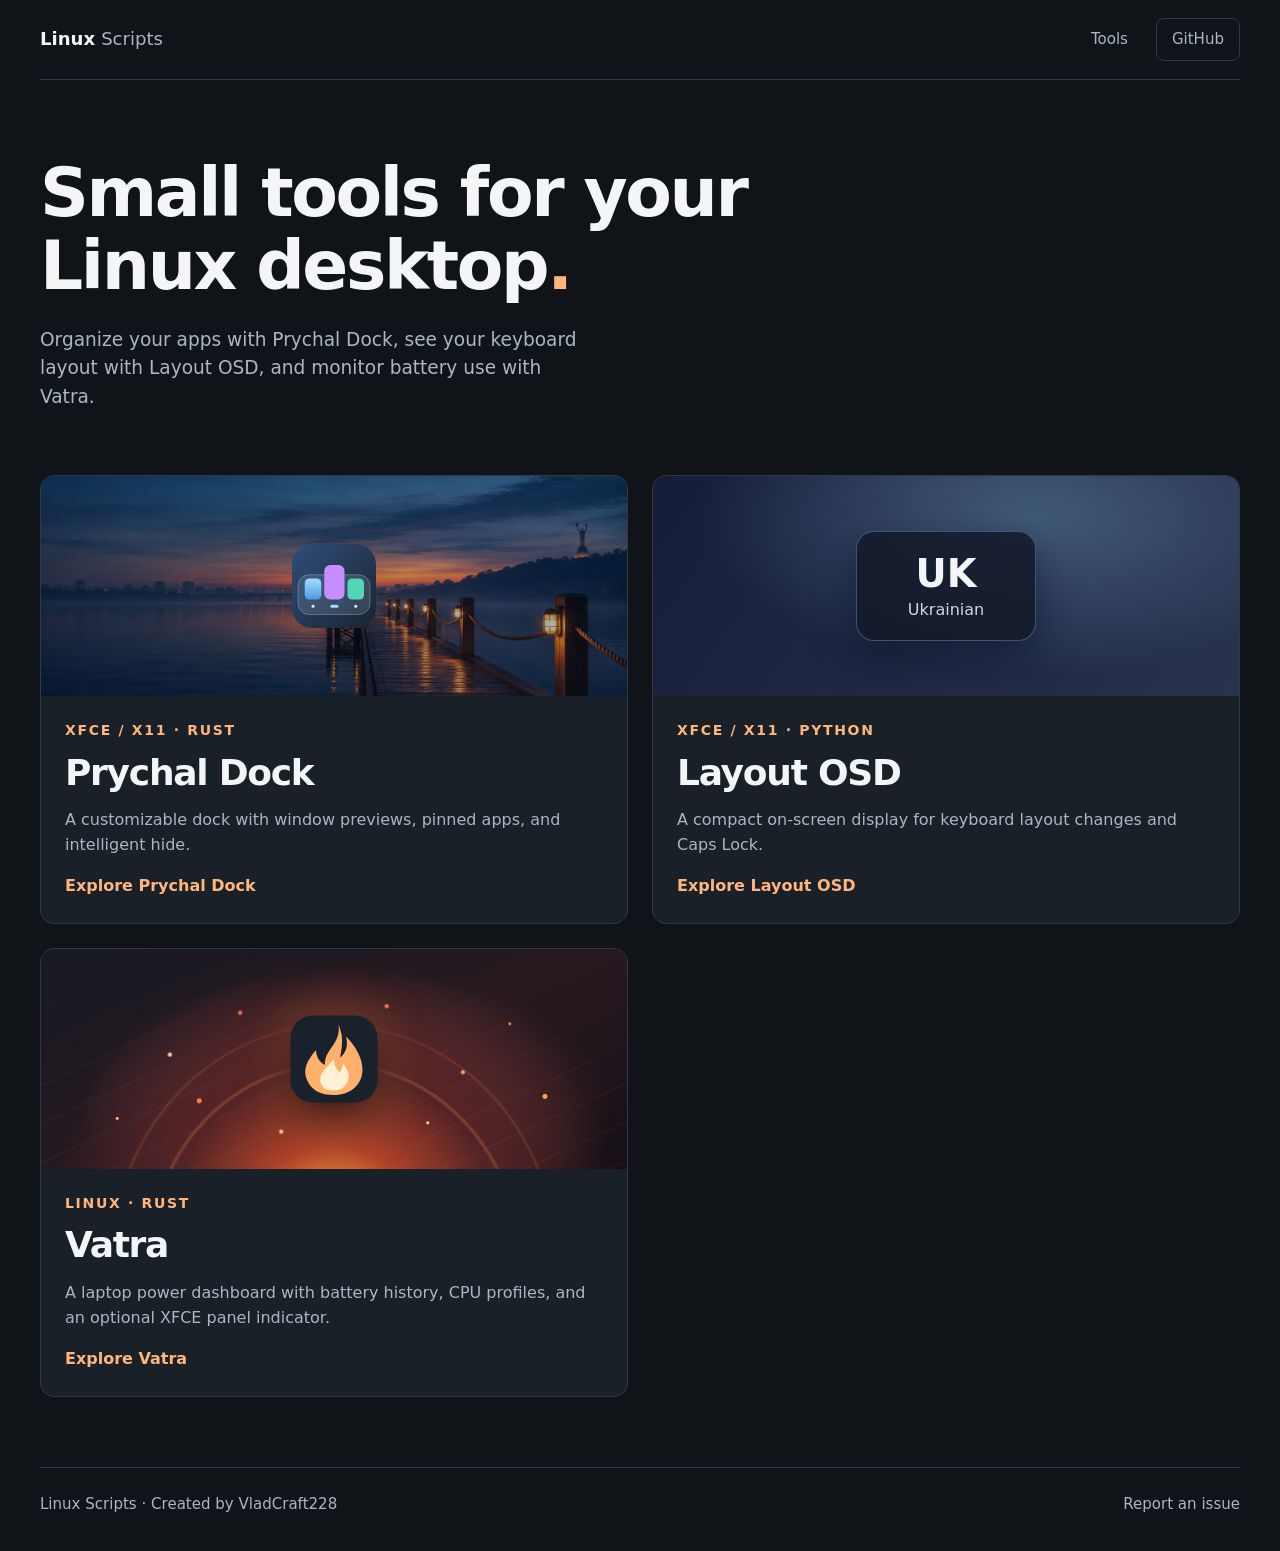
<file: docs/index.html>
<!doctype html>
<html lang="en">
<head>
  <meta charset="utf-8">
  <meta name="viewport" content="width=device-width,initial-scale=1">
  <meta name="description" content="Lightweight Linux desktop tools: Prychal Dock, Layout OSD, and the Vatra power dashboard.">
  <title>Linux Scripts — Desktop utilities for Linux</title>
  <link rel="stylesheet" href="prychal-dock/style.css">
  <link rel="stylesheet" href="catalog.css">
</head>
<body>
  <header class="wrap mast">
    <a class="brand" href="./">Linux<span>Scripts</span></a>
    <nav aria-label="Main"><a href="#tools">Tools</a><a class="git" href="https://github.com/VladCraft228/linux-scripts">GitHub</a></nav>
  </header>
  <main class="wrap">
    <section class="catalog-intro">
      <h1>Small tools for your<br> Linux desktop<span>.</span></h1>
      <p class="lede">Organize your apps with Prychal Dock, see your keyboard layout with Layout OSD, and monitor battery use with Vatra.</p>
    </section>
    <section class="catalog" id="tools" aria-label="Available tools">
      <a class="product" href="prychal-dock/">
        <div class="panel pier" aria-hidden="true"><img src="prychal-dock/assets/prychal-dock.svg" width="96" height="96" alt=""></div>
        <div class="product-body">
          <p class="eyebrow">XFCE / X11 · RUST</p>
          <h2>Prychal Dock</h2>
          <p>A customizable dock with window previews, pinned apps, and intelligent hide.</p>
          <span class="product-link">Explore Prychal Dock</span>
        </div>
      </a>
      <a class="product" href="layout-osd/">
        <div class="panel keyboard" aria-hidden="true"><div class="osd"><strong>UK</strong><span>Ukrainian</span></div></div>
        <div class="product-body">
          <p class="eyebrow">XFCE / X11 · PYTHON</p>
          <h2>Layout OSD</h2>
          <p>A compact on-screen display for keyboard layout changes and Caps Lock.</p>
          <span class="product-link">Explore Layout OSD</span>
        </div>
      </a>
      <a class="product" href="vatra/">
        <div class="panel vatra-cover" aria-hidden="true"><img src="vatra/assets/vatra.svg" width="96" height="96" alt=""></div>
        <div class="product-body">
          <p class="eyebrow">LINUX · RUST</p>
          <h2>Vatra</h2>
          <p>A laptop power dashboard with battery history, CPU profiles, and an optional XFCE panel indicator.</p>
          <span class="product-link">Explore Vatra</span>
        </div>
      </a>
    </section>
  </main>
  <footer class="wrap foot"><span>Linux Scripts · Created by VladCraft228</span><a href="https://github.com/VladCraft228/linux-scripts/issues">Report an issue</a></footer>
</body>
</html>
</file>
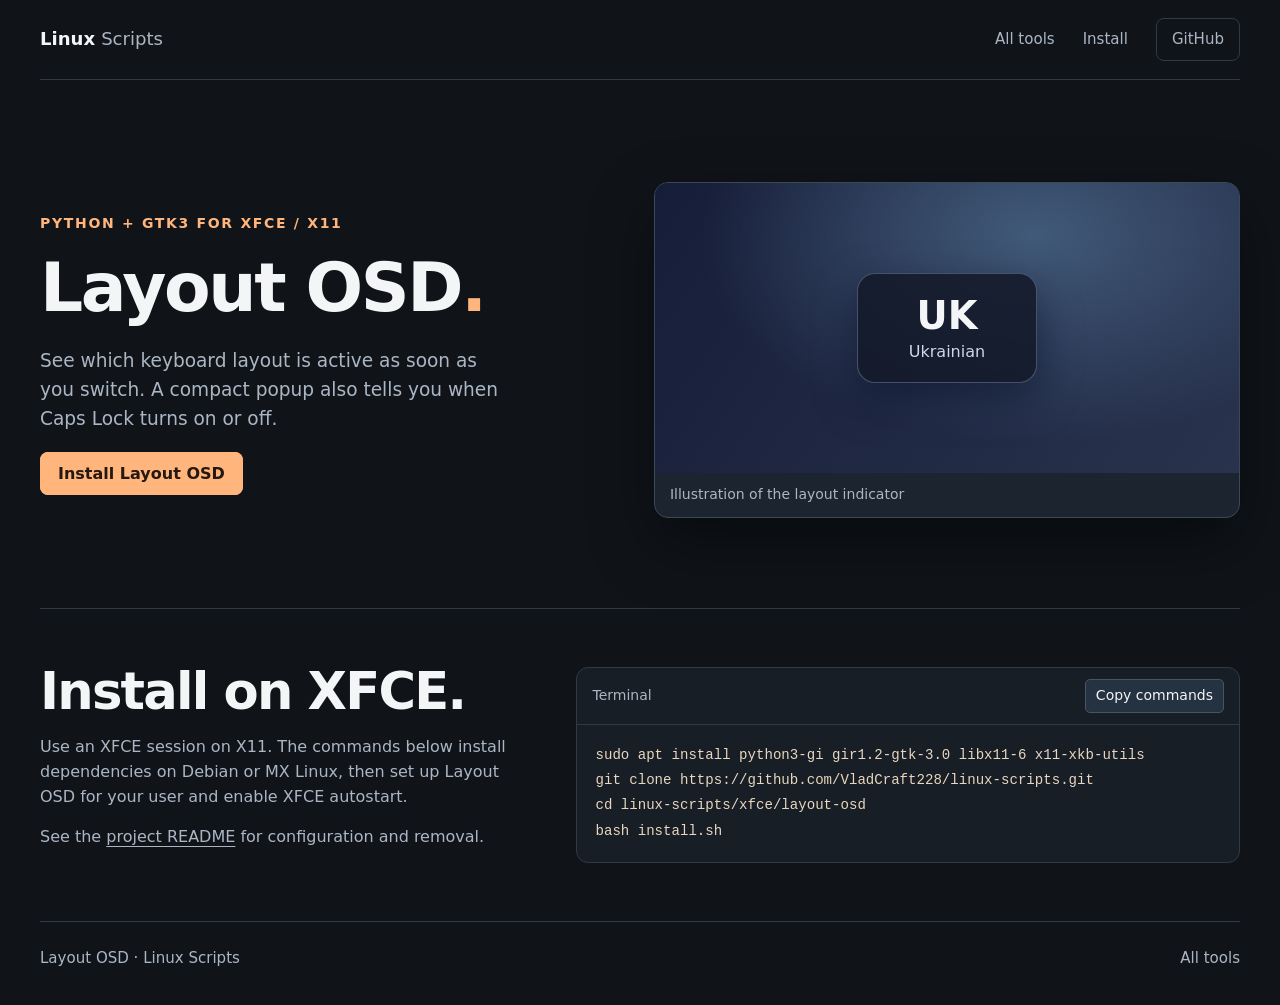
<file: docs/layout-osd/index.html>
<!doctype html>
<html lang="en">
<head>
  <meta charset="utf-8">
  <meta name="viewport" content="width=device-width,initial-scale=1">
  <meta name="description" content="Layout OSD shows keyboard layout and Caps Lock changes on XFCE with X11.">
  <title>Layout OSD — Linux Scripts</title>
  <link rel="stylesheet" href="../prychal-dock/style.css">
  <link rel="stylesheet" href="../catalog.css">
</head>
<body>
  <header class="wrap mast">
    <a class="brand" href="../">Linux<span>Scripts</span></a>
    <nav aria-label="Main"><a href="../">All tools</a><a href="#install">Install</a><a class="git" href="https://github.com/VladCraft228/linux-scripts/tree/main/xfce/layout-osd">GitHub</a></nav>
  </header>
  <main class="wrap">
    <section class="hero">
      <div>
        <p class="eyebrow">PYTHON + GTK3 FOR XFCE / X11</p>
        <h1>Layout OSD<span>.</span></h1>
        <p class="lede">See which keyboard layout is active as soon as you switch. A compact popup also tells you when Caps Lock turns on or off.</p>
        <a class="button primary" href="#install">Install Layout OSD</a>
      </div>
      <figure class="demo osd-figure">
        <div class="panel keyboard" aria-hidden="true"><div class="osd"><strong>UK</strong><span>Ukrainian</span></div></div>
        <figcaption class="demo-foot">Illustration of the layout indicator</figcaption>
      </figure>
    </section>
    <section class="installation osd-install" id="install">
      <div>
        <h2>Install on XFCE.</h2>
        <p>Use an XFCE session on X11. The commands below install dependencies on Debian or MX Linux, then set up Layout OSD for your user and enable XFCE autostart.</p>
        <p>See the <a href="https://github.com/VladCraft228/linux-scripts/tree/main/xfce/layout-osd#readme">project README</a> for configuration and removal.</p>
      </div>
      <div class="code">
        <div class="codehead"><span>Terminal</span><button id="copy" type="button" hidden>Copy commands</button></div>
        <pre id="commands" tabindex="0">sudo apt install python3-gi gir1.2-gtk-3.0 libx11-6 x11-xkb-utils
git clone https://github.com/VladCraft228/linux-scripts.git
cd linux-scripts/xfce/layout-osd
bash install.sh</pre>
        <span id="copied" role="status"></span>
      </div>
    </section>
  </main>
  <footer class="wrap foot"><span>Layout OSD · Linux Scripts</span><a href="../">All tools</a></footer>
  <script src="copy.js"></script>
</body>
</html>
</file>
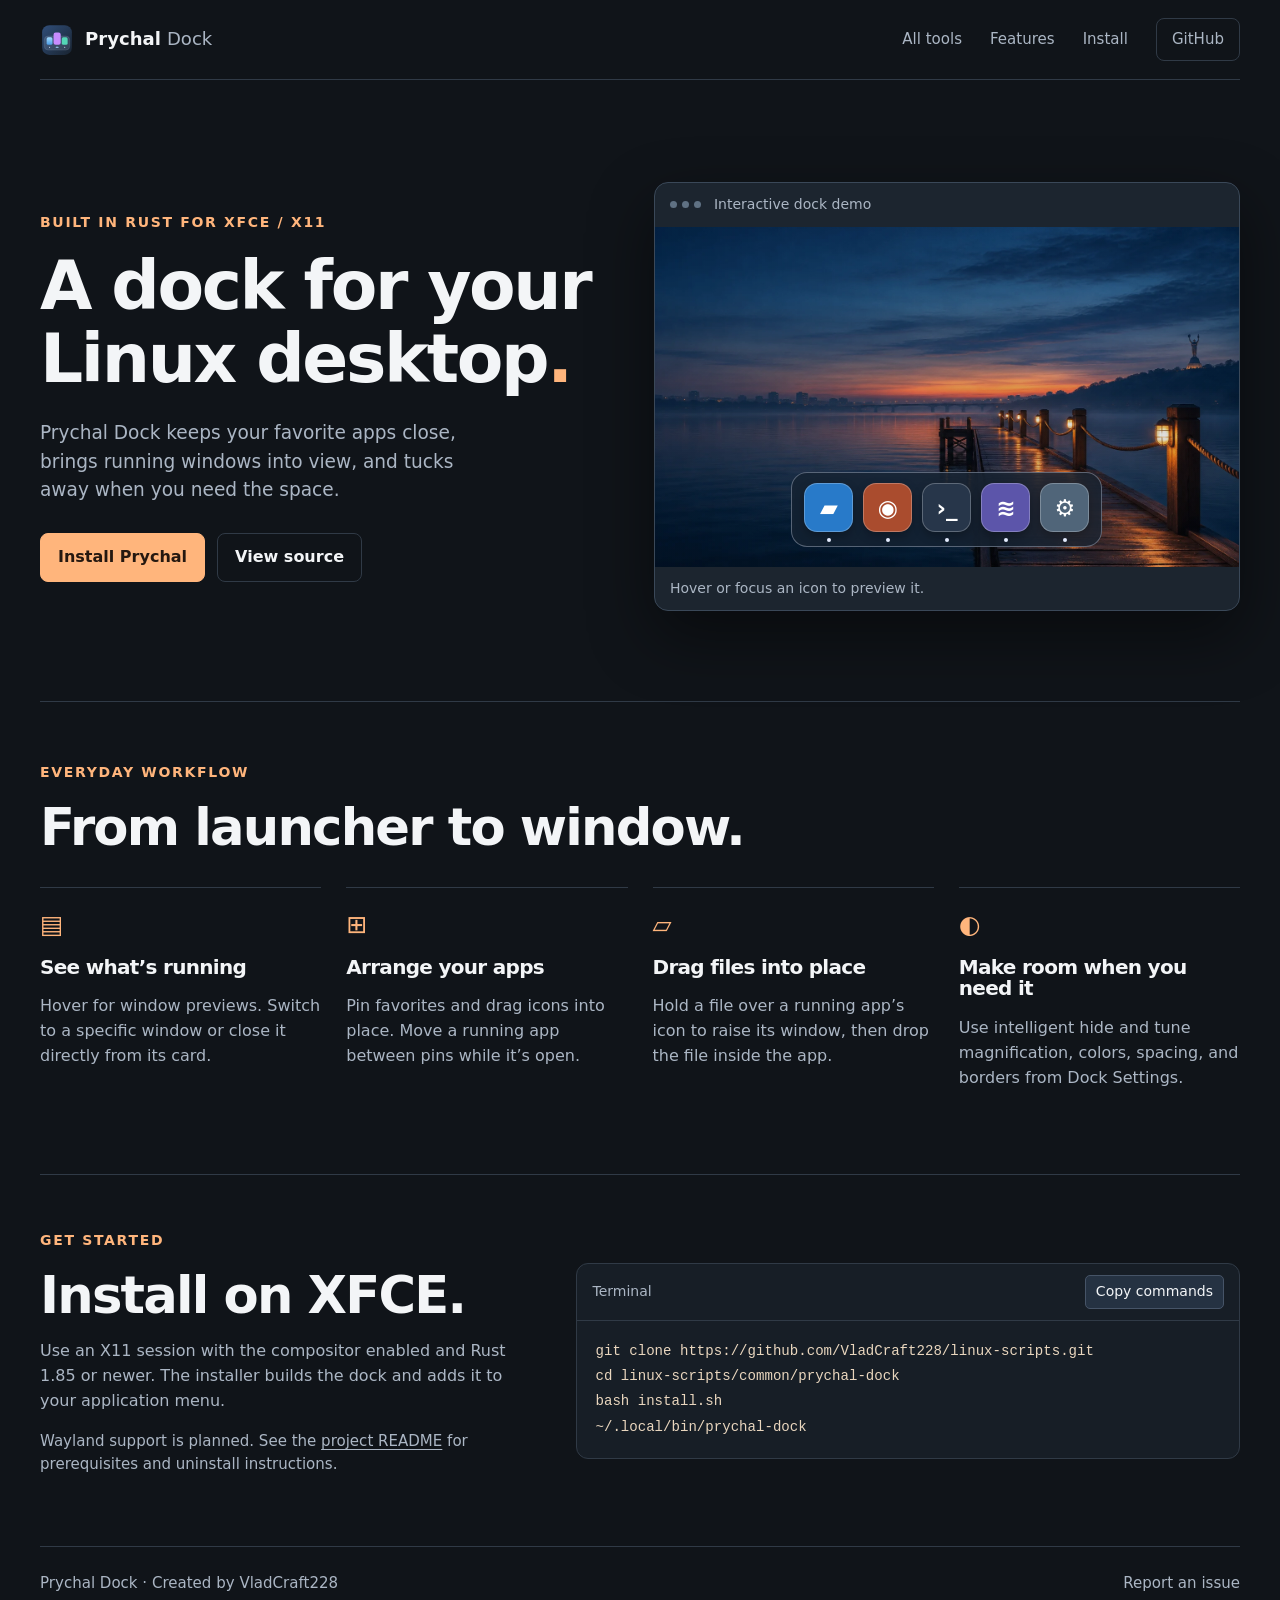
<file: docs/prychal-dock/index.html>
<!doctype html>
<html lang="en">
<head><meta charset="utf-8"><meta name="viewport" content="width=device-width,initial-scale=1"><meta name="description" content="Prychal Dock is a lightweight Rust dock for XFCE on X11."><title>Prychal Dock — A dock for XFCE</title><link rel="icon" href="assets/prychal-dock.svg" type="image/svg+xml"><link rel="stylesheet" href="style.css"><script defer src="site.js"></script></head>
<body>
<header class="wrap mast"><a class="brand" href="../"><img src="assets/prychal-dock.svg" alt="">Prychal<span>Dock</span></a><nav aria-label="Main"><a href="../">All tools</a><a href="#features">Features</a><a href="#install">Install</a><a class="git" href="https://github.com/VladCraft228/linux-scripts/tree/main/common/prychal-dock">GitHub</a></nav></header>
<main class="wrap">
<section class="hero"><div class="intro"><p class="eyebrow">BUILT IN RUST FOR XFCE / X11</p><h1>A dock for your<br> Linux desktop<span>.</span></h1><p class="lede">Prychal Dock keeps your favorite apps close, brings running windows into view, and tucks away when you need the space.</p><div class="actions"><a class="button primary" href="#install">Install Prychal</a><a class="button" href="https://github.com/VladCraft228/linux-scripts/tree/main/common/prychal-dock">View source</a></div></div>
<div class="demo" aria-label="Interactive illustration of Prychal Dock"><div class="demo-top"><span class="traffic" aria-hidden="true"><i></i><i></i><i></i></span><span>Interactive dock demo</span></div><div class="desktop"><div class="preview" id="preview" aria-hidden="true"><span id="preview-title"></span><div class="preview-art" aria-hidden="true"></div></div><div class="dock" aria-label="Demo apps"><button aria-label="Files" data-app="Files" class="tile files"><span aria-hidden="true">▰</span></button><button aria-label="Browser" data-app="Browser" class="tile browser"><span aria-hidden="true">◉</span></button><button aria-label="Terminal" data-app="Terminal" class="tile terminal"><span aria-hidden="true">›_</span></button><button aria-label="Editor" data-app="Editor" class="tile editor"><span aria-hidden="true">≋</span></button><button aria-label="Settings" data-app="Settings" class="tile settings"><span aria-hidden="true">⚙</span></button></div></div><div class="demo-foot">Hover or focus an icon to preview it.</div></div></section>
<section class="features" id="features"><p class="eyebrow">EVERYDAY WORKFLOW</p><h2>From launcher to window.</h2><div class="feature-grid"><article><span class="feature-icon" aria-hidden="true">▤</span><h3>See what’s running</h3><p>Hover for window previews. Switch to a specific window or close it directly from its card.</p></article><article><span class="feature-icon" aria-hidden="true">⊞</span><h3>Arrange your apps</h3><p>Pin favorites and drag icons into place. Move a running app between pins while it’s open.</p></article><article><span class="feature-icon" aria-hidden="true">▱</span><h3>Drag files into place</h3><p>Hold a file over a running app’s icon to raise its window, then drop the file inside the app.</p></article><article><span class="feature-icon" aria-hidden="true">◐</span><h3>Make room when you need it</h3><p>Use intelligent hide and tune magnification, colors, spacing, and borders from Dock Settings.</p></article></div></section>
<section class="installation" id="install"><div><p class="eyebrow">GET STARTED</p><h2>Install on XFCE.</h2><p>Use an X11 session with the compositor enabled and Rust 1.85 or newer. The installer builds the dock and adds it to your application menu.</p><p class="note">Wayland support is planned. See the <a href="https://github.com/VladCraft228/linux-scripts/tree/main/common/prychal-dock#readme">project README</a> for prerequisites and uninstall instructions.</p></div><div class="code"><div class="codehead"><span>Terminal</span><button id="copy" type="button">Copy commands</button></div><pre id="commands" tabindex="0">git clone https://github.com/VladCraft228/linux-scripts.git
cd linux-scripts/common/prychal-dock
bash install.sh
~/.local/bin/prychal-dock</pre><span id="copied" role="status"></span></div></section>
</main>
<footer class="wrap foot"><span>Prychal Dock · Created by VladCraft228</span><a href="https://github.com/VladCraft228/linux-scripts/issues">Report an issue</a></footer>
</body></html>
</file>
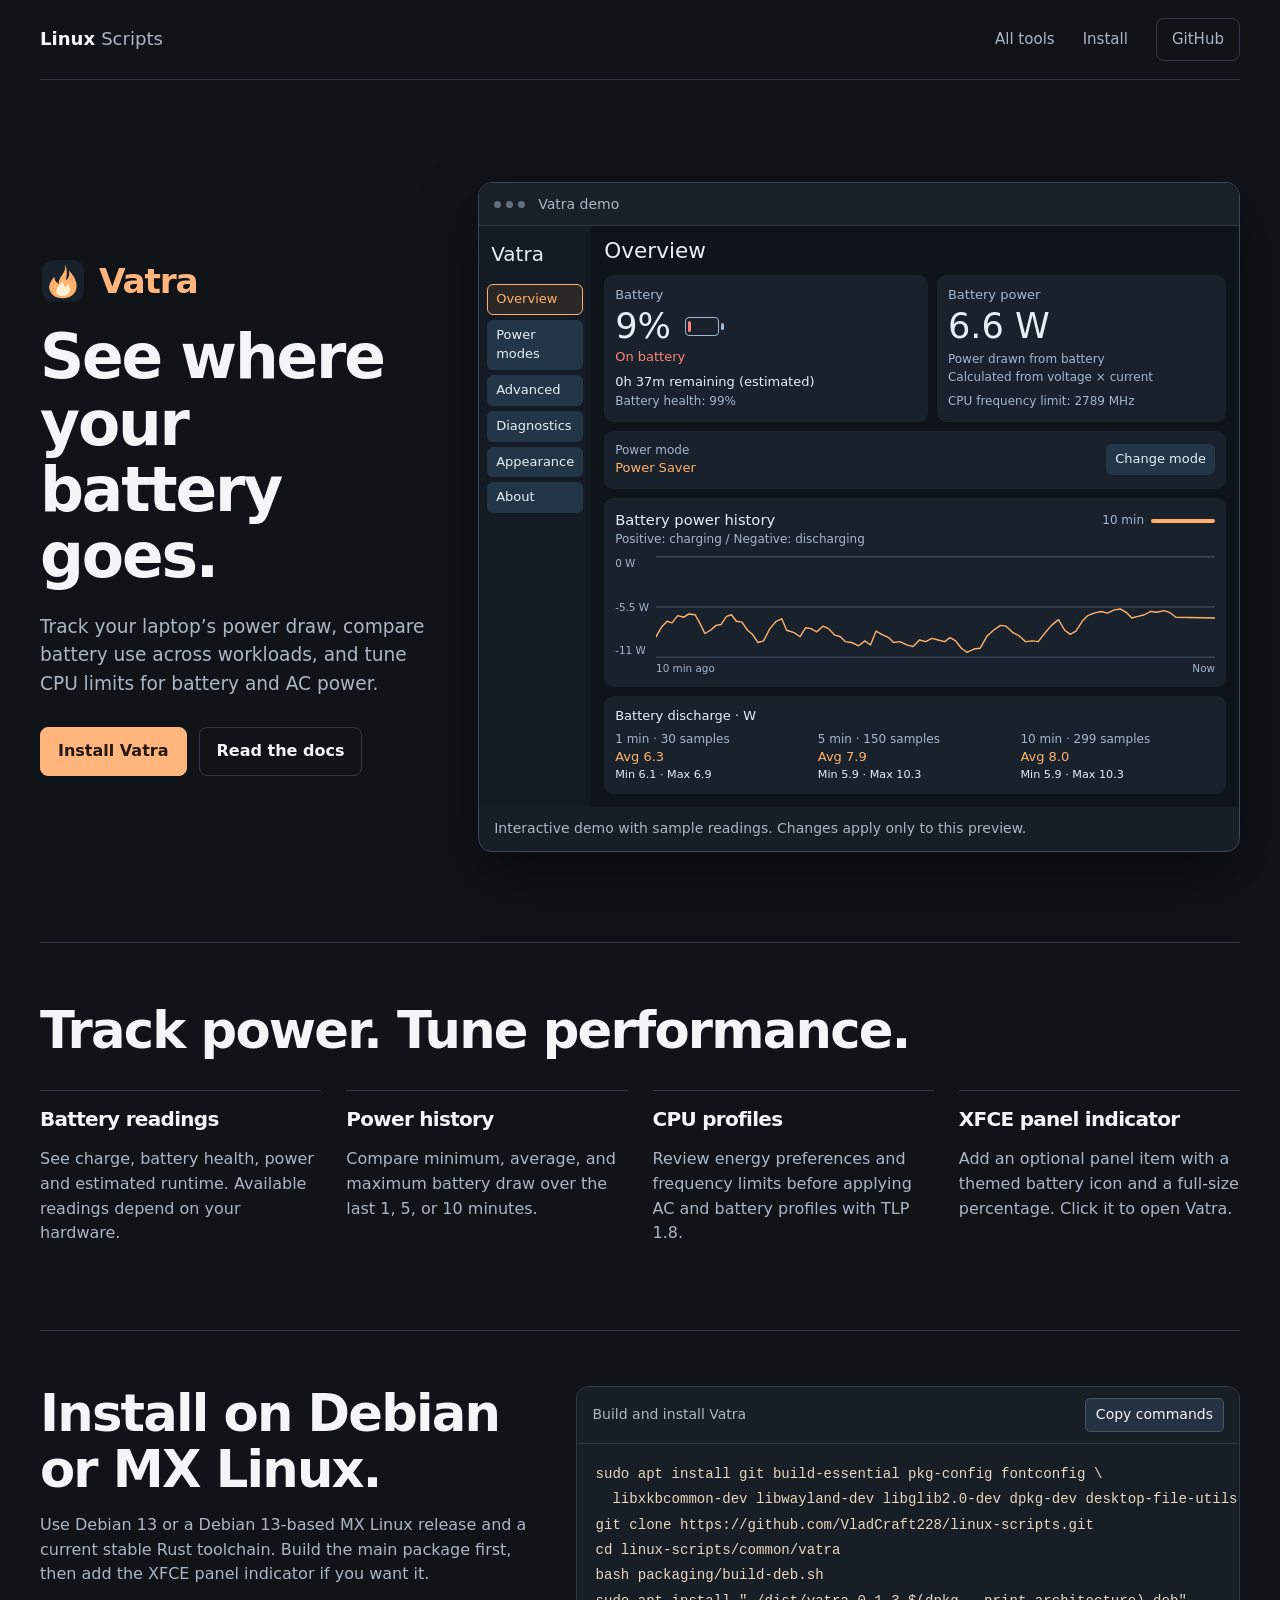
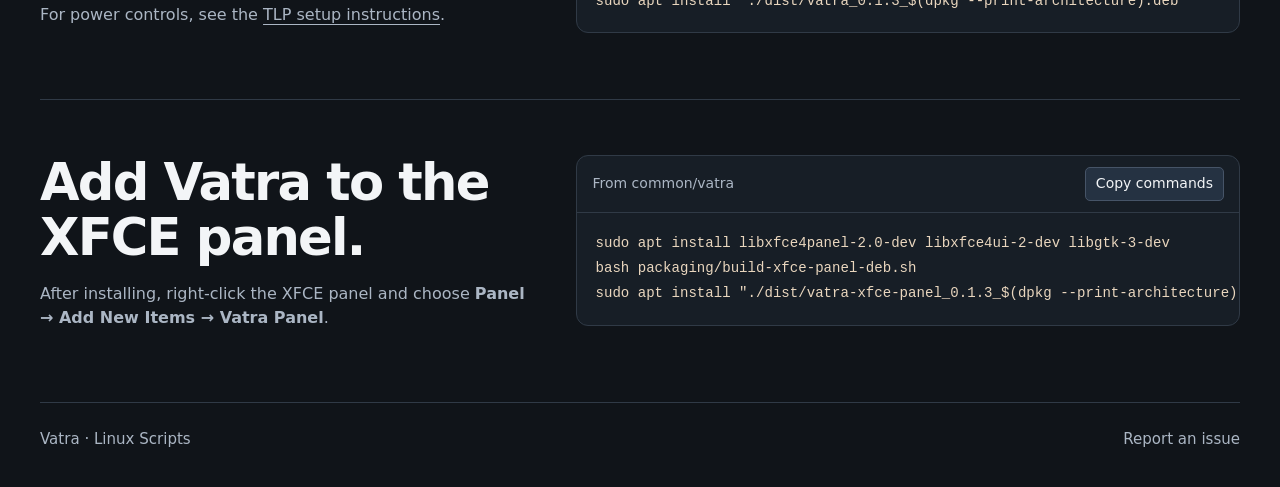
<file: docs/vatra/index.html>
<!doctype html>
<html lang="en">
<head>
  <meta charset="utf-8">
  <meta name="viewport" content="width=device-width,initial-scale=1">
  <meta name="description" content="Vatra is a native Linux laptop power dashboard for battery telemetry, power history, and CPU power profiles.">
  <title>Vatra — Linux Scripts</title>
  <link rel="icon" href="assets/vatra.svg" type="image/svg+xml">
  <link rel="stylesheet" href="../prychal-dock/style.css">
  <link rel="stylesheet" href="style.css?v=interactive-demo">
</head>
<body>
  <header class="wrap mast">
    <a class="brand" href="../">Linux<span>Scripts</span></a>
    <nav aria-label="Main">
      <a href="../">All tools</a>
      <a href="#install">Install</a>
      <a class="git" href="https://github.com/VladCraft228/linux-scripts/tree/main/common/vatra">GitHub</a>
    </nav>
  </header>
  <main class="wrap">
    <section class="hero vatra-hero">
      <div>
        <div class="vatra-name">
          <img src="assets/vatra.svg" width="46" height="46" alt="">
          <h1>Vatra</h1>
        </div>
        <h2>See where your battery goes.</h2>
        <p class="lede">Track your laptop’s power draw, compare battery use across workloads, and tune CPU limits for battery and AC power.</p>
        <div class="actions">
          <a class="button primary" href="#install">Install Vatra</a>
          <a class="button" href="https://github.com/VladCraft228/linux-scripts/tree/main/common/vatra#readme">Read the docs</a>
        </div>
      </div>
      <figure class="demo vatra-shot">
        <div class="preview-window">
          <div class="demo-top">
            <span class="traffic" aria-hidden="true"><i></i><i></i><i></i></span>
            <span>Vatra demo</span>
          </div>
          <div class="preview-layout">
            <div class="preview-sidebar">
              <span class="preview-brand" aria-hidden="true">Vatra</span>
              <div class="preview-nav" role="tablist" aria-label="Vatra demo sections">
                <button type="button" role="tab" id="tab-overview" aria-controls="demo-overview" aria-selected="true" tabindex="0">Overview</button>
                <button type="button" role="tab" id="tab-modes" aria-controls="demo-modes" aria-selected="false" tabindex="-1">Power modes</button>
                <button type="button" role="tab" id="tab-advanced" aria-controls="demo-advanced" aria-selected="false" tabindex="-1">Advanced</button>
                <button type="button" role="tab" id="tab-diagnostics" aria-controls="demo-diagnostics" aria-selected="false" tabindex="-1">Diagnostics</button>
                <button type="button" role="tab" id="tab-appearance" aria-controls="demo-appearance" aria-selected="false" tabindex="-1">Appearance</button>
                <button type="button" role="tab" id="tab-about" aria-controls="demo-about" aria-selected="false" tabindex="-1">About</button>
              </div>
            </div>
            <section class="preview-content" id="demo-overview" role="tabpanel" aria-labelledby="tab-overview" tabindex="0">
              <h3 class="preview-heading">Overview</h3>
              <div class="preview-readings">
                <div class="preview-card">
                  <span class="preview-label">Battery</span>
                  <div class="preview-charge">
                    <strong>9%</strong><span class="preview-battery"></span>
                  </div>
                  <span class="preview-low">On battery</span>
                  <p>0h 37m remaining (estimated)</p>
                  <small>Battery health: 99%</small>
                </div>
                <div class="preview-card">
                  <span class="preview-label">Battery power</span>
                  <strong class="preview-watts">6.6 W</strong>
                  <small>Power drawn from battery</small>
                  <small>Calculated from voltage × current</small>
                  <small class="preview-limit">CPU frequency limit: <span data-live-cap>2789</span> MHz</small>
                </div>
              </div>
              <div class="preview-card preview-mode">
                <div><small>Power mode</small><strong data-live-mode>Power Saver</strong></div>
                <button type="button" class="preview-control" data-open="modes">Change mode</button>
              </div>
              <div class="preview-card preview-history">
                <div class="preview-history-head">
                  <div><span>Battery power history</span><small>Positive: charging / Negative: discharging</small></div>
                  <div class="preview-range"><small>10 min</small><span></span></div>
                </div>
                <div class="preview-chart">
                  <div class="preview-axis"><span>0 W</span><span>-5.5 W</span><span>-11 W</span></div>
                  <svg viewBox="0 0 800 125" preserveAspectRatio="none" aria-hidden="true">
                    <path class="preview-grid" d="M0 1H800 M0 62.5H800 M0 124H800" />
                    <path class="preview-line" d="M0 99l8-12 8-7 7 2 8-9 9 2 7-4 9 1 6 9 8 14 8-4 8-6 7-1 8-10 7-2 7 8 8 1 8 10 7 5 8 10 8-2 9-15 9-9 8-3 7 14 11 3 8 5 8-11 8 1 8 4 9-7 8 3 9 8 8 2 7 6 9 1 10 4 9-6 8 5 8-17 8 4 10 4 7 6 9-1 10 4 9 2 9-8 9 2 9-4 9 2 9 2 8-5 8 4 8 9 8 5 10-4 9-1 10-15 9-7 10-6 8 1 10 8 9 4 9 7 9-1 9 1 10-11 9-9 10-7 9 13 8 5 8-4 9-12 8-7 9-3 10-2 9 2 10-4 9-1 8 4 8 7 9-2 9-2 9-4 9 1 10-2 8 2 9 6 56 1" />
                  </svg>
                  <div class="preview-time"><span>10 min ago</span><span>Now</span></div>
                </div>
              </div>
              <div class="preview-card preview-stats">
                <div>Battery discharge · W</div>
                <div class="preview-stat-grid">
                  <div><small>1 min · 30 samples</small><strong>Avg 6.3</strong><span>Min 6.1 · Max 6.9</span></div>
                  <div><small>5 min · 150 samples</small><strong>Avg 7.9</strong><span>Min 5.9 · Max 10.3</span></div>
                  <div><small>10 min · 299 samples</small><strong>Avg 8.0</strong><span>Min 5.9 · Max 10.3</span></div>
                </div>
              </div>
            </section>
            <section class="preview-content" id="demo-modes" role="tabpanel" aria-labelledby="tab-modes" tabindex="0" hidden>
              <h3 class="preview-heading">Power modes</h3>
              <p class="preview-note">Choose a mode to review its CPU limit and energy preference.</p>
              <div class="demo-mode-grid">
                <button type="button" class="preview-card" data-mode="automatic"><strong>Automatic</strong><small>Dynamic CPU range · follows AC/BAT</small></button>
                <button type="button" class="preview-card" data-mode="balanced"><strong>Balanced</strong><small>Uses your saved AC and battery settings</small></button>
                <button type="button" class="preview-card" data-mode="performance"><strong>Performance</strong><small>Performance EPP · full speed range</small></button>
                <button type="button" class="preview-card" data-mode="saver" aria-pressed="true"><strong>Power Saver</strong><small>Power EPP · 60% of speed range</small></button>
              </div>
              <div class="preview-card"><span>On battery</span><small data-live-mode>Power Saver</small></div>
              <div class="preview-card demo-review" data-mode-review hidden>
                <strong data-review-title></strong>
                <p data-review-values></p>
                <button type="button" class="preview-control" data-apply-mode>Apply in demo</button>
                <button type="button" class="preview-control" data-cancel-mode>Cancel</button>
              </div>
            </section>
            <section class="preview-content" id="demo-advanced" role="tabpanel" aria-labelledby="tab-advanced" tabindex="0" hidden>
              <h3 class="preview-heading">Advanced</h3>
              <div class="preview-card demo-form">
                <h4>CPU preferences</h4>
                <p class="preview-note">Choose a power source and a mode to preview.</p>
                <div class="demo-options">
                  <label>Power source <select data-source><option value="ac">AC</option><option value="bat" selected>BAT active</option></select></label>
                  <label>Mode <select data-preset><option value="automatic">Automatic</option><option value="performance">Performance</option><option value="balanced">Balanced</option><option value="saver" selected>Power Saver</option><option value="custom">Custom</option></select></label>
                  <label>Energy preference <select data-epp><option value="performance">Performance</option><option value="balance_performance">Balance performance</option><option value="balance_power">Balance power</option><option value="power" selected>Power</option></select></label>
                </div>
                <label class="demo-slider">Maximum CPU speed <output data-cap-label for="demo-speed">2789 MHz</output>
                  <input type="range" id="demo-speed" min="450" max="4374" step="1" value="2789">
                </label>
                <table class="demo-values">
                  <thead><tr><th scope="col">Preview</th><th scope="col">Current</th><th scope="col">After apply</th></tr></thead>
                  <tbody>
                    <tr><th scope="row">Energy preference</th><td data-current-epp>power</td><td data-next-epp>power</td></tr>
                    <tr><th scope="row">Maximum CPU speed</th><td data-current-cap>2789 MHz</td><td data-next-cap>2789 MHz</td></tr>
                  </tbody>
                </table>
                <button type="button" class="preview-control" data-review-advanced>Review changes</button>
                <div class="demo-review" data-advanced-review hidden>
                  <p data-advanced-summary></p>
                  <button type="button" class="preview-control" data-apply-advanced>Apply in demo</button>
                  <button type="button" class="preview-control" data-cancel-advanced>Cancel</button>
                </div>
              </div>
            </section>
            <section class="preview-content" id="demo-diagnostics" role="tabpanel" aria-labelledby="tab-diagnostics" tabindex="0" hidden>
              <h3 class="preview-heading">Diagnostics</h3>
              <div class="preview-card"><h4>Processor</h4><small>amd-pstate-epp · 16 policies</small><small>Governor: powersave · EPP: <span data-live-epp>power</span></small><small>CPU limits: 412 MHz – <span data-live-cap>2789</span> MHz</small><small>Platform profile: Unavailable</small></div>
              <div class="preview-card"><h4>TLP configuration</h4><small>TLP 1.8.0 / enabled / BAT</small><small>No active competing systemd units detected</small><small>AC: <span data-config-ac>power · Max 2789 MHz</span></small><small>BAT: <span data-config-bat>power · Max 2789 MHz</span></small></div>
              <div class="preview-card"><h4>Battery · BAT1</h4><small>12.61 V · 0.53 A · 0 cycles</small><small>Capacity: 4.5 / 4.7 Ah · Temperature: —</small><small>Charge thresholds: — start / — stop</small></div>
            </section>
            <section class="preview-content" id="demo-appearance" role="tabpanel" aria-labelledby="tab-appearance" tabindex="0" hidden>
              <h3 class="preview-heading">Appearance</h3>
              <div class="preview-card demo-form">
                <h4>Accent color</h4>
                <div class="demo-options demo-colors" role="group" aria-label="Accent color presets">
                  <button type="button" class="preview-control" data-color="#ffb16b" aria-pressed="true">Ember</button>
                  <button type="button" class="preview-control" data-color="#80c1ff" aria-pressed="false">Blue</button>
                  <button type="button" class="preview-control" data-color="#73e0bf" aria-pressed="false">Mint</button>
                  <button type="button" class="preview-control" data-color="#cca6ff" aria-pressed="false">Violet</button>
                </div>
                <div class="demo-options">
                  <label>Custom color <input type="color" value="#ffb16b" data-custom-color></label>
                  <label>Tray percentage <select data-tray-percentage><option value="tooltip">Tooltip only</option><option value="inside" selected>Inside battery</option><option value="beside">Beside battery</option></select></label>
                  <label>Charging bolt <select data-tray-bolt><option value="theme">Theme color</option><option value="white">White</option><option value="hidden">Hidden</option></select></label>
                </div>
                <div class="demo-tray" title="9% battery">
                  <span>Tray preview</span>
                  <span class="demo-tray-icon" data-tray-icon><span data-tray-inside>9%</span><span data-tray-symbol aria-hidden="true">ϟ</span></span>
                  <span data-tray-beside hidden>9%</span>
                </div>
              </div>
            </section>
            <section class="preview-content" id="demo-about" role="tabpanel" aria-labelledby="tab-about" tabindex="0" hidden>
              <h3 class="preview-heading">About</h3>
              <div class="preview-card">
                <h4>Vatra 0.1.3</h4>
                <p>A battery and power dashboard for Linux</p>
                <p>Created by VladCraft228</p>
                <p>Linux Scripts · MIT License</p>
                <a class="preview-control demo-project" href="https://github.com/VladCraft228/linux-scripts/tree/main/common/vatra">Open GitHub</a>
              </div>
            </section>
          </div>
        </div>
        <figcaption class="demo-foot">Interactive demo with sample readings. Changes apply only to this preview.</figcaption>
      </figure>
    </section>
    <section class="features" aria-labelledby="feature-title">
      <h2 id="feature-title">Track power. Tune performance.</h2>
      <div class="feature-grid">
        <article>
          <h3>Battery readings</h3>
          <p>See charge, battery health, power and estimated runtime. Available readings depend on your hardware.</p>
        </article>
        <article>
          <h3>Power history</h3>
          <p>Compare minimum, average, and maximum battery draw over the last 1, 5, or 10 minutes.</p>
        </article>
        <article>
          <h3>CPU profiles</h3>
          <p>Review energy preferences and frequency limits before applying AC and battery profiles with TLP 1.8.</p>
        </article>
        <article>
          <h3>XFCE panel indicator</h3>
          <p>Add an optional panel item with a themed battery icon and a full-size percentage. Click it to open Vatra.</p>
        </article>
      </div>
    </section>
    <section class="installation vatra-install" id="install" aria-labelledby="install-title">
      <div>
        <h2 id="install-title">Install on Debian or MX Linux.</h2>
        <p>Use Debian 13 or a Debian 13-based MX Linux release and a current stable Rust toolchain. Build the main package first, then add the XFCE panel indicator if you want it.</p>
        <p>For power controls, see the <a href="https://github.com/VladCraft228/linux-scripts/tree/main/common/vatra#apply-cpu-settings-through-tlp-18">TLP setup instructions</a>.</p>
      </div>
      <div class="code">
        <div class="codehead"><span>Build and install Vatra</span><button type="button" data-copy="vatra-install" hidden>Copy commands</button></div>
        <pre id="vatra-install" tabindex="0">sudo apt install git build-essential pkg-config fontconfig \
  libxkbcommon-dev libwayland-dev libglib2.0-dev dpkg-dev desktop-file-utils
git clone https://github.com/VladCraft228/linux-scripts.git
cd linux-scripts/common/vatra
bash packaging/build-deb.sh
sudo apt install "./dist/vatra_0.1.3_$(dpkg --print-architecture).deb"</pre>
      </div>
    </section>
    <section class="installation vatra-install" aria-labelledby="panel-title">
      <div>
        <h2 id="panel-title">Add Vatra to the XFCE panel.</h2>
        <p>After installing, right-click the XFCE panel and choose <strong>Panel → Add New Items → Vatra Panel</strong>.</p>
      </div>
      <div class="code">
        <div class="codehead"><span>From common/vatra</span><button type="button" data-copy="panel-install" hidden>Copy commands</button></div>
        <pre id="panel-install" tabindex="0">sudo apt install libxfce4panel-2.0-dev libxfce4ui-2-dev libgtk-3-dev
bash packaging/build-xfce-panel-deb.sh
sudo apt install "./dist/vatra-xfce-panel_0.1.3_$(dpkg --print-architecture).deb"</pre>
      </div>
    </section>
  </main>
  <footer class="wrap foot"><span>Vatra · Linux Scripts</span><a href="https://github.com/VladCraft228/linux-scripts/issues">Report an issue</a></footer>
  <script src="copy.js" defer></script>
  <script src="demo.js" defer></script>
</body>
</html>
</file>
<file: docs/prychal-dock/style.css>
:root{color-scheme:dark;--bg:#101419;--panel:#1a2028;--ink:#f3f5f7;--muted:#abb6c4;--orange:#ffb57c;--line:#303a46}*{box-sizing:border-box}html{scroll-behavior:smooth}body{margin:0;background:var(--bg);color:var(--ink);font:1rem/1.55 system-ui,sans-serif}a{color:inherit;text-underline-offset:.22em}.wrap{width:min(1200px,calc(100% - 64px));margin-inline:auto}.mast{min-height:80px;display:flex;align-items:center;justify-content:space-between;border-bottom:1px solid var(--line)}.brand{display:flex;align-items:center;gap:6px;text-decoration:none;font-weight:760;font-size:1.13rem}.brand span{color:var(--muted);font-weight:500}.brand img{width:34px;height:34px;margin-right:5px}nav{display:flex;gap:28px;align-items:center}nav a,.foot a{text-decoration:none;color:var(--muted);font-size:.94rem}nav a:hover,.foot a:hover{color:var(--orange)}.git,.button{border:1px solid var(--line);border-radius:8px;padding:9px 15px}.hero{display:grid;grid-template-columns:1fr 1.03fr;align-items:center;gap:45px;padding:102px 0 90px}.eyebrow{color:var(--orange);font-size:.875rem;font-weight:720;letter-spacing:.12em;margin:0 0 16px}h1,h2,h3{margin:0;line-height:1.08;letter-spacing:-.035em}h1{font-size:clamp(2.8rem,5.3vw,5.1rem);font-weight:780}h1 span{color:var(--orange)}h2{font-size:clamp(2rem,4vw,3.2rem)}h3{font-size:1.25rem}.lede{max-width:460px;font-size:1.16rem;color:var(--muted);margin:23px 0 28px}.actions{display:flex;flex-wrap:wrap;gap:12px}.button{text-decoration:none;font-weight:650;padding:11px 17px}.button:hover{border-color:var(--orange)}.primary{background:var(--orange);border-color:var(--orange);color:#251810}.primary:hover{background:#ffc498}.demo{border:1px solid #3a4858;border-radius:14px;overflow:hidden;background:#1c252f;box-shadow:0 25px 65px #0007}.demo-top,.demo-foot,.codehead{padding:11px 15px;font-size:.875rem;color:var(--muted);display:flex;align-items:center;gap:13px}.traffic{display:flex;gap:5px}.traffic i{width:7px;height:7px;background:#5f7183;border-radius:50%}.desktop{position:relative;min-height:340px;background:linear-gradient(180deg,#070c2722,#0a152a22),url(assets/pier.webp) center/cover,#263b57;display:flex;justify-content:center;align-items:flex-end;padding:20px}.dock{z-index:1;display:flex;gap:10px;align-items:end;padding:10px 12px 14px;border:1px solid #e1e9ff55;border-radius:16px;background:#162332c9;backdrop-filter:blur(16px)}.tile{position:relative;width:49px;height:49px;border:1px solid #ffffff40;border-radius:13px;color:#fff;font:800 1.45rem system-ui;cursor:pointer;background:none}.tile{border:0;padding:0}.tile span{pointer-events:none;display:grid;place-items:center;width:100%;height:100%;border:1px solid #ffffff40;border-radius:inherit;box-shadow:0 4px 10px #0004;transform-origin:bottom center;transition:transform 240ms cubic-bezier(.22,.65,.32,1)}.tile[data-active] span{transform:translateY(-4px) scale(1.15)}.tile::after{content:"";position:absolute;bottom:-10px;left:calc(50% - 2px);width:4px;height:4px;border-radius:50%;background:#e4ecff}.files span{background:#287ac9}.browser span{background:#aa4c2e}.terminal span{background:#27364a}.editor span{background:#5c55aa}.settings span{background:#506579}.preview{position:absolute;bottom:108px;width:50%;max-width:235px;background:#18232fe8;padding:10px;border-radius:10px;border:1px solid #718398;font-size:.88rem}.preview-art{height:74px;margin-top:7px;border-radius:4px;background:repeating-linear-gradient(180deg,#9bb6d044 0 2px,transparent 2px 13px),linear-gradient(90deg,#25384e 25%,#324b65 25%);border:7px solid #25384e}.features{border-top:1px solid var(--line);padding:60px 0 68px}.feature-grid{display:grid;grid-template-columns:repeat(4,1fr);gap:25px;margin-top:32px}.feature-grid article{border-top:1px solid var(--line);padding-top:18px}.feature-icon{color:var(--orange);font-size:1.55rem;display:block;margin-bottom:12px}.feature-grid p,.installation p:not(.eyebrow){color:var(--muted)}.installation{display:grid;grid-template-columns:1fr 1.35fr;gap:45px;align-items:center;padding:55px 0;border-top:1px solid var(--line)}.installation .note{font-size:.94rem}.code{min-width:0;background:#171e26;border:1px solid var(--line);border-radius:12px;overflow:hidden}.codehead{justify-content:space-between;border-bottom:1px solid var(--line)}.codehead button{background:#253242;border:1px solid #465467;color:var(--ink);font:inherit;padding:5px 10px;border-radius:5px;cursor:pointer}.code pre{margin:0;padding:18px;overflow:auto;color:#e9d6be;font: .88rem/1.8 ui-monospace,monospace}#copied{display:block;color:var(--orange);padding-inline:18px}#copied:not(:empty){padding-bottom:12px}.foot{border-top:1px solid var(--line);padding:25px 0 35px;display:flex;justify-content:space-between;gap:16px;color:var(--muted);font-size:.94rem}:focus-visible{outline:2px solid var(--orange);outline-offset:4px}@media(max-width:900px){.hero,.installation{grid-template-columns:1fr;gap:32px}.hero{padding:60px 0}.feature-grid{grid-template-columns:1fr 1fr}}@media(max-width:520px){.wrap{width:calc(100% - 32px)}nav{gap:12px}.mast{min-height:68px}nav a:first-child{display:none}.desktop{min-height:260px;padding:12px}.tile{width:41px;height:41px}.dock{gap:7px}.feature-grid{grid-template-columns:1fr;gap:14px}.foot{flex-direction:column}}@media(prefers-reduced-motion:reduce){*,*::after{scroll-behavior:auto!important;transition:none!important}}

.preview{pointer-events:none;opacity:0;transform:translateY(4px);transition:opacity 170ms ease,transform 220ms ease}.preview[data-visible]{opacity:1;transform:translateY(0)}@media(prefers-reduced-motion:reduce){.preview,.tile span{transform:none!important}}
@media(max-width:520px){nav a:first-child[href="../"]{display:inline}}
</file>
<file: docs/catalog.css>
.catalog-intro { padding: 76px 0 35px; }
.catalog-intro .lede { max-width: 560px; }
.catalog { display: grid; grid-template-columns: repeat(2, minmax(0, 1fr)); gap: 24px; padding-bottom: 70px; }
.product { display: block; background: var(--panel); border: 1px solid var(--line); border-radius: 14px; overflow: hidden; text-decoration: none; }
.product:hover { border-color: var(--orange); }
.panel { display: grid; place-items: center; min-height: 220px; }
.pier { background: linear-gradient(#0b132a33, #0b132a66), url(prychal-dock/assets/pier.webp) center / cover; }
.vatra-cover {
  position: relative;
  isolation: isolate;
  overflow: hidden;
  background:
    radial-gradient(ellipse at 50% 118%, #ffa646 0%, #b14429 17%, #542326 38%, transparent 68%),
    radial-gradient(ellipse at 52% 73%, #793a36, transparent 62%),
    linear-gradient(155deg, #171922, #281920 54%, #160f16);
}
.vatra-cover::before, .vatra-cover::after {
  content: "";
  position: absolute;
  inset: 0;
  z-index: -1;
}
.vatra-cover::before {
  background:
    radial-gradient(circle at 13% 77%, #ffb767 0 1px, transparent 2px),
    radial-gradient(circle at 22% 48%, #ffcda1 0 1px, transparent 3px),
    radial-gradient(circle at 27% 69%, #ff783c 0 2px, transparent 3px),
    radial-gradient(circle at 34% 29%, #f07249 0 1px, transparent 3px),
    radial-gradient(circle at 41% 83%, #ffd2a2 0 1px, transparent 3px),
    radial-gradient(circle at 59% 26%, #ff8054 0 1px, transparent 3px),
    radial-gradient(circle at 66% 79%, #ffd28e 0 1px, transparent 2px),
    radial-gradient(circle at 72% 56%, #ffa25a 0 1px, transparent 3px),
    radial-gradient(circle at 80% 34%, #db734e 0 1px, transparent 2px),
    radial-gradient(circle at 86% 67%, #ff9b4e 0 2px, transparent 3px);
}
.vatra-cover::after {
  background:
    radial-gradient(ellipse at 50% 142%, transparent 0 44%, #e7824b40 44.4% 44.8%, transparent 45.2% 53%, #f3854c27 53.4% 53.7%, transparent 54%),
    repeating-linear-gradient(155deg, transparent 0 18px, #ffb68610 19px, transparent 20px 35px);
  mask-image: linear-gradient(transparent, #000 62%);
}
.vatra-cover img { filter: drop-shadow(0 10px 24px #150a0c) drop-shadow(0 0 17px #ff8c4d75); }
.keyboard { background: radial-gradient(ellipse at 65% 18%, #415a79, transparent 62%), linear-gradient(125deg, #161d38, #29334e); }
.osd { display: grid; place-content: center; text-align: center; width: 180px; height: 110px; line-height: 1.15; border-radius: 18px; background: #131929dd; border: 1px solid #9eafd65c; box-shadow: 0 16px 40px #080e2488; }
.osd strong { font-size: 2.4rem; margin-bottom: 5px; }
.osd span { color: #ced8e8; }
.product-body { padding: 24px; }
.product-body .eyebrow { margin-bottom: 12px; }
.product-body h2 { font-size: clamp(1.6rem, 4vw, 2.25rem); }
.product-body p:not(.eyebrow) { color: var(--muted); }
.product-link { color: var(--orange); font-weight: 650; }
.osd-figure { margin: 0; }
.osd-figure .panel { min-height: 290px; }
.osd-install .code { align-self: center; }
@media (max-width: 620px) {
  .catalog-intro { padding: 48px 0 22px; }
  .catalog { grid-template-columns: 1fr; padding-bottom: 44px; }
  .panel { min-height: 172px; }
}
@media(max-width:520px){ .mast nav a:first-child[href="../"] { display: inline; } }
</file>
<file: docs/vatra/style.css>
.vatra-hero { grid-template-columns: minmax(0, .8fr) minmax(0, 1.55fr); }
.vatra-name { display: flex; align-items: center; gap: 13px; margin-bottom: 20px; }
.vatra-name h1 { color: var(--orange); font-size: 2.15rem; }
.vatra-hero h2 { max-width: 12ch; font-size: clamp(2.6rem, 4.8vw, 4.4rem); }
.vatra-shot { margin: 0; background: #171e26; }
.preview-window { color: #e7eef5; background: #0f141a; font-size: .8125rem; line-height: 1.45; }
.vatra-shot .demo-top { background: var(--panel); border-bottom: 1px solid var(--line); }
.preview-layout { display: grid; grid-template-columns: minmax(0, 7rem) minmax(0, 1fr); }
.preview-sidebar { padding: 14px 8px; background: #151b24; }
.preview-brand { display: block; margin: 0 4px 15px; font-size: 1.25rem; }
.preview-nav { display: grid; gap: 5px; margin: 0; padding: 0; list-style: none; }
.preview-control { padding: 5px 8px; border-radius: 6px; background: #233648; }
.preview-content { display: grid; gap: 9px; padding: 13px; min-width: 0; }
.preview-readings { display: grid; grid-template-columns: 1.12fr 1fr; gap: 9px; }
.preview-card { min-width: 0; padding: 11px; background: #18212c; border-radius: 9px; }
.preview-card small { display: block; color: #a3b8cc; font-size: .75rem; }
.preview-card p { margin: 6px 0 1px; }
.preview-label { color: #a3b8cc; }
.preview-charge { display: flex; align-items: center; gap: 14px; }
.preview-charge strong, .preview-watts { display: block; color: #e7eef5; font-weight: 500; font-size: 2.2rem; line-height: 1.25; }
.preview-watts { margin-bottom: 3px; }
.preview-battery { position: relative; width: 34px; height: 19px; border: 1px solid #a3b8cc; border-radius: 4px; flex: 0 0 auto; }
.preview-battery::before, .preview-battery::after { content: ""; position: absolute; top: 3px; bottom: 3px; width: 3px; border-radius: 2px; }
.preview-battery::before { left: 2px; background: #fc8278; }
.preview-battery::after { right: -6px; top: 5px; bottom: 5px; background: #a3b8cc; }
.preview-low { color: #ff847b; }
.preview-limit { margin-top: 7px; }
.preview-mode { display: flex; justify-content: space-between; align-items: center; gap: 6px; }
.preview-mode strong, .preview-stat-grid strong { display: block; font-weight: 500; color: #ffb16b; }
.preview-history-head { display: flex; justify-content: space-between; align-items: start; gap: 6px; }
.preview-history-head > div > span:first-child { font-size: .92rem; }
.preview-range { display: flex; white-space: nowrap; align-items: center; gap: 7px; margin-top: 3px; }
.preview-range > span { width: clamp(24px, 5vw, 64px); height: 4px; border-radius: 8px; background: #ffb16b; }
.preview-chart { display: grid; grid-template-columns: auto minmax(0, 1fr); gap: 3px 7px; margin-top: 8px; color: #a3b8cc; font-size: .65rem; }
.preview-chart svg { display: block; width: 100%; height: clamp(66px, 9vw, 102px); }
.preview-axis { display: flex; flex-direction: column; justify-content: space-between; white-space: nowrap; }
.preview-grid, .preview-line { fill: none; vector-effect: non-scaling-stroke; }
.preview-grid { stroke: #475868; stroke-width: 1; }
.preview-line { stroke: #ffb16b; stroke-width: 1.4; stroke-linecap: round; stroke-linejoin: round; }
.preview-time { grid-column: 2; display: flex; justify-content: space-between; }
.preview-stat-grid { display: grid; grid-template-columns: repeat(3, minmax(0, 1fr)); gap: 8px; margin-top: 5px; }
.preview-stat-grid span { display: block; font-size: .7rem; }
.vatra-install { align-items: start; }
.vatra-install h2 { max-width: 18ch; }
@media (max-width: 970px) {
  .vatra-hero { grid-template-columns: minmax(0, 1fr); padding-block: 55px; }
  .vatra-hero h2 { max-width: 18ch; }
  .vatra-shot { width: min(100%, 46rem); }
}
@media (max-width: 560px) {
  .preview-layout { grid-template-columns: minmax(0, 1fr); }
  .preview-sidebar { padding: 8px; }
  .preview-brand { display: none; }
  .preview-nav { grid-template-columns: repeat(3, minmax(0, 1fr)); font-size: .72rem; }
  .preview-content { padding: 8px; gap: 7px; }
  .preview-readings { gap: 7px; }
  .preview-card { padding: 8px; }
  .preview-charge { gap: 10px; }
  .preview-charge strong, .preview-watts { font-size: 1.55rem; }
}

.preview-window { --demo-accent: #ffb16b; }
.preview-window [hidden] { display: none !important; }
.preview-layout { align-items: stretch; min-height: 32rem; }
.preview-content { align-content: start; }
.preview-heading { font-size: 1.35rem; font-weight: 500; letter-spacing: normal; margin-bottom: 3px; }
.preview-window button, .preview-window select, .preview-window input { font: inherit; }
.preview-window button, .preview-window select { color: inherit; }
.preview-window button, .preview-window input[type="color"], .preview-window input[type="range"] { cursor: pointer; }
.preview-nav button, .preview-window .preview-control, .demo-options select {
  border: 1px solid transparent;
  background: #233648;
  padding: 5px 8px;
  border-radius: 6px;
}
.preview-nav button { text-align: left; }
.preview-window button:hover, .preview-window .demo-project:hover { border-color: var(--demo-accent); }
.preview-nav button[aria-selected="true"], .preview-window button[aria-pressed="true"] {
  color: var(--demo-accent);
  border-color: var(--demo-accent);
  background: #2b2826;
}
.preview-mode strong, .preview-stat-grid strong, .demo-values td:last-child, .demo-slider output {
  color: var(--demo-accent);
}
.preview-line { stroke: var(--demo-accent); }
.preview-range > span { background: var(--demo-accent); }
.demo-mode-grid { display: grid; grid-template-columns: repeat(2, minmax(0, 1fr)); gap: 9px; }
.demo-mode-grid button { border: 1px solid #304456; text-align: left; }
.demo-mode-grid strong, .preview-card h4 { font-size: 1rem; font-weight: 500; margin: 0 0 4px; }
.preview-note { color: #a3b8cc; margin: 0 0 4px; }
.demo-review { border: 1px solid #304456; }
.demo-form .demo-review { margin-top: 8px; padding: 8px; border-radius: 6px; }
.demo-review p { margin-bottom: 7px; }
.demo-options { display: flex; flex-wrap: wrap; gap: 7px; margin: 9px 0; }
.demo-options label { display: grid; gap: 4px; color: #a3b8cc; }
.demo-slider { display: block; margin: 9px 0; }
.demo-slider output { margin-left: 6px; }
.demo-slider input { display: block; width: min(100%, 20rem); accent-color: var(--demo-accent); }
.demo-values { width: 100%; border-collapse: collapse; margin: 9px 0; background: #141c26; }
.demo-values th, .demo-values td { text-align: left; padding: 6px; font-weight: normal; overflow-wrap: anywhere; }
.demo-values td { width: 30%; }
.demo-tray { display: flex; align-items: center; gap: 7px; margin-top: 12px; }
.demo-tray-icon { border: 1px solid #a3b8cc; color: var(--demo-accent); border-radius: 4px; padding: 1px 4px; min-width: 31px; min-height: 18px; text-align: center; }
.demo-project { display: inline-block; text-decoration: none; margin-top: 8px; }
@media (max-width: 560px) {
  .preview-nav button { text-align: center; padding-inline: 3px; min-height: 36px; }
  .preview-layout { min-height: 0; }
  .demo-values th, .demo-values td { padding: 4px; }
}
</file>
